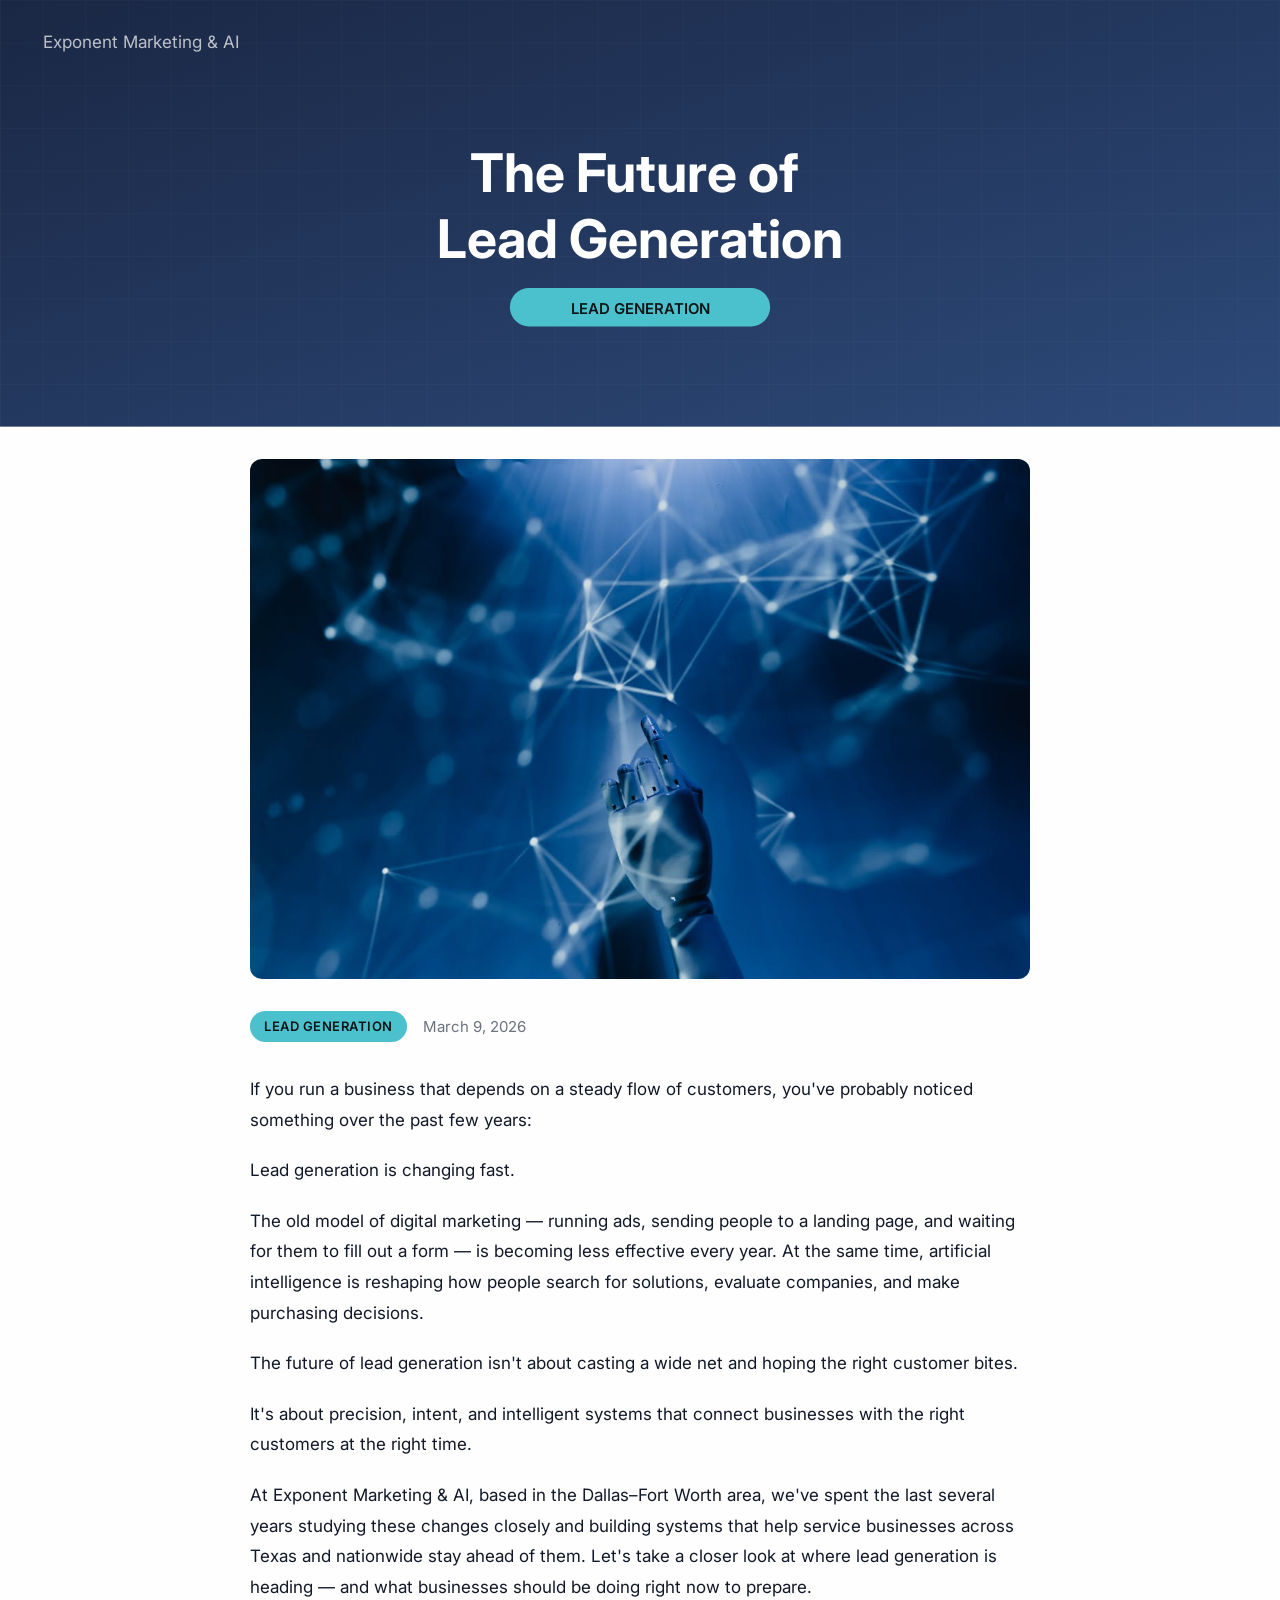
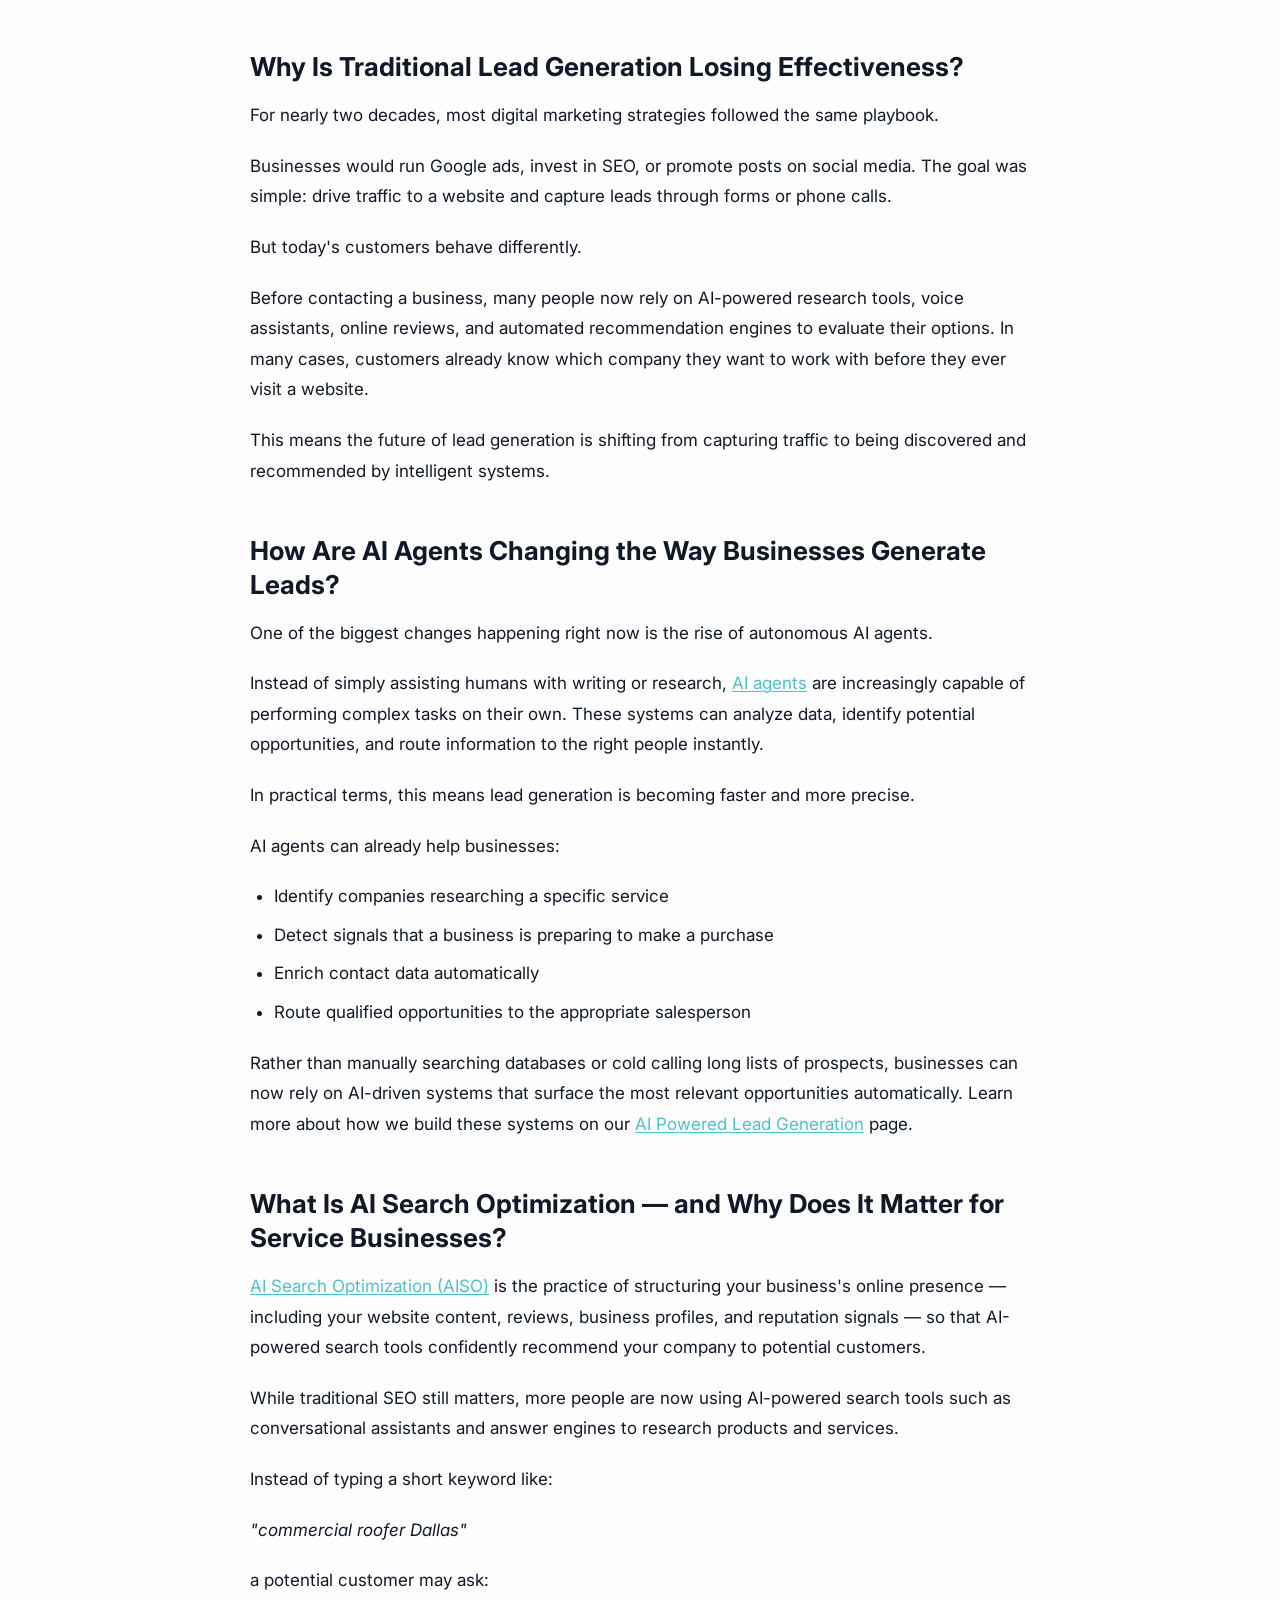
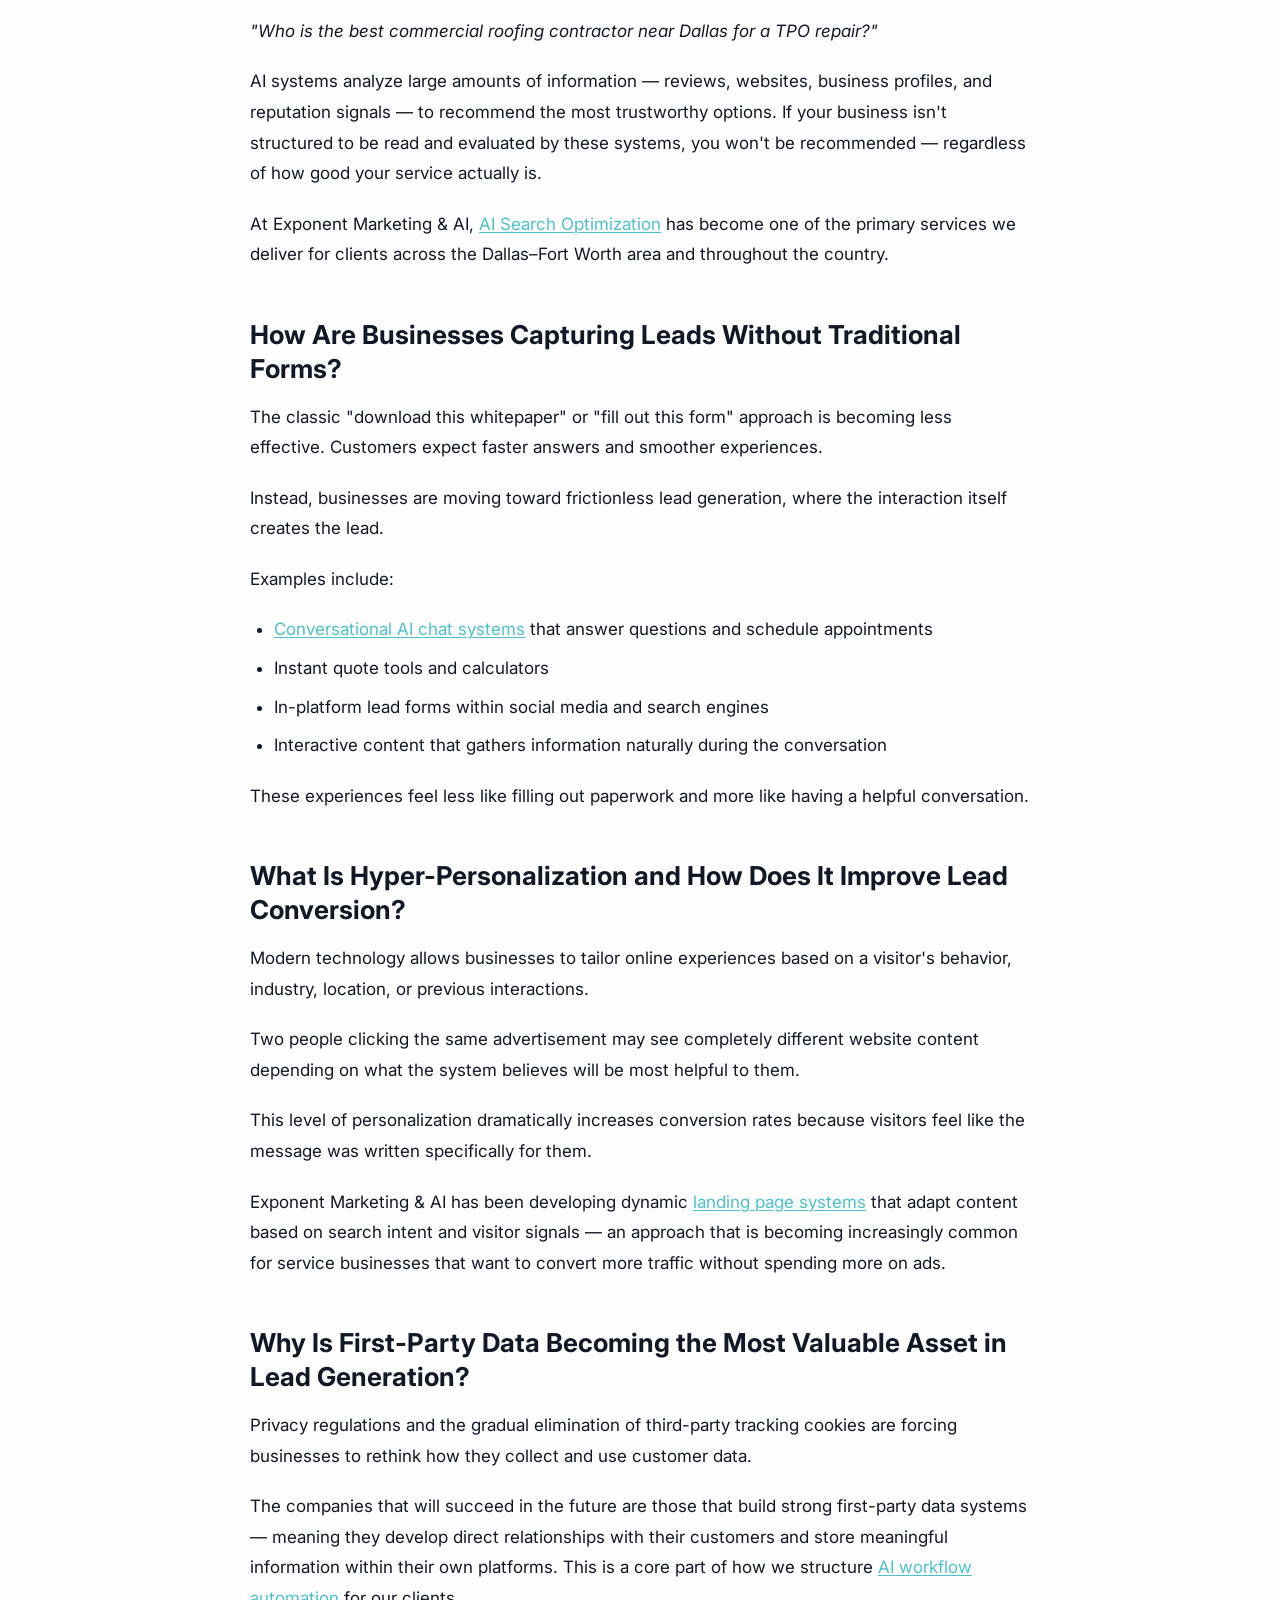
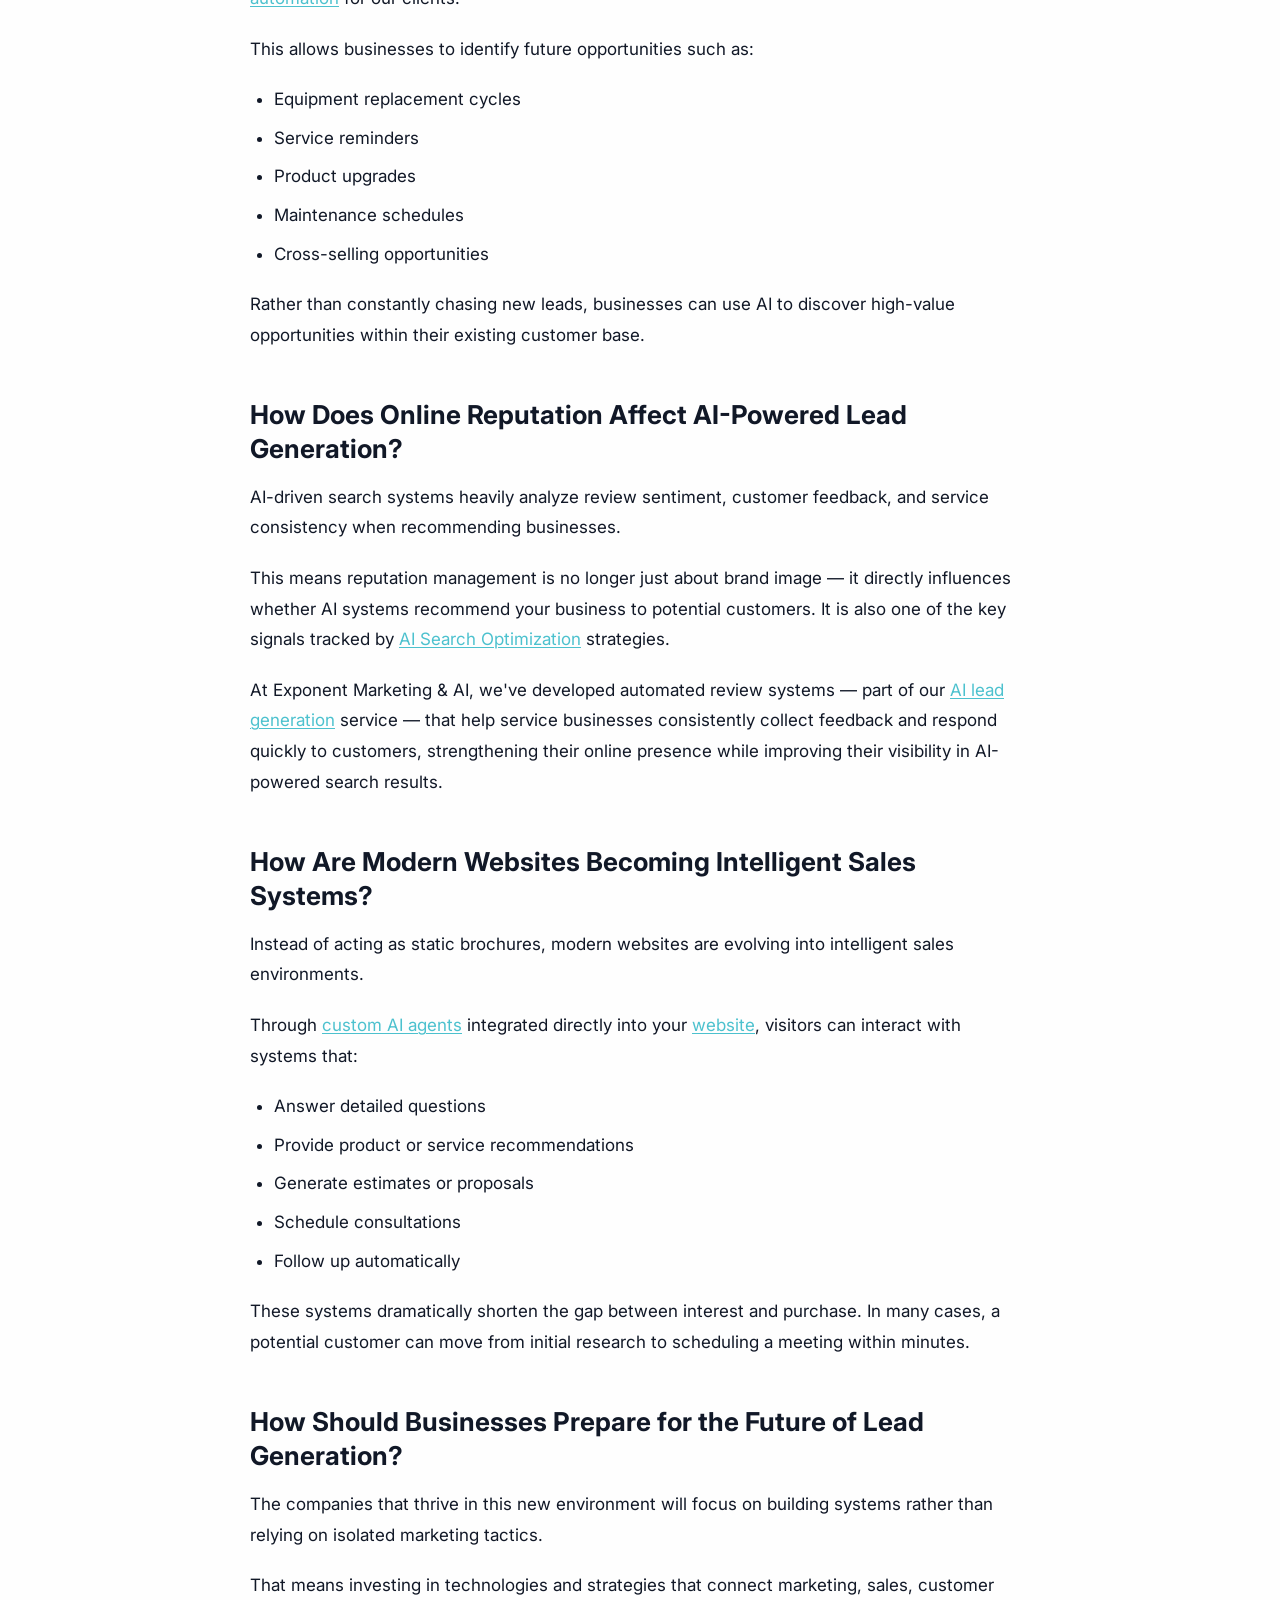
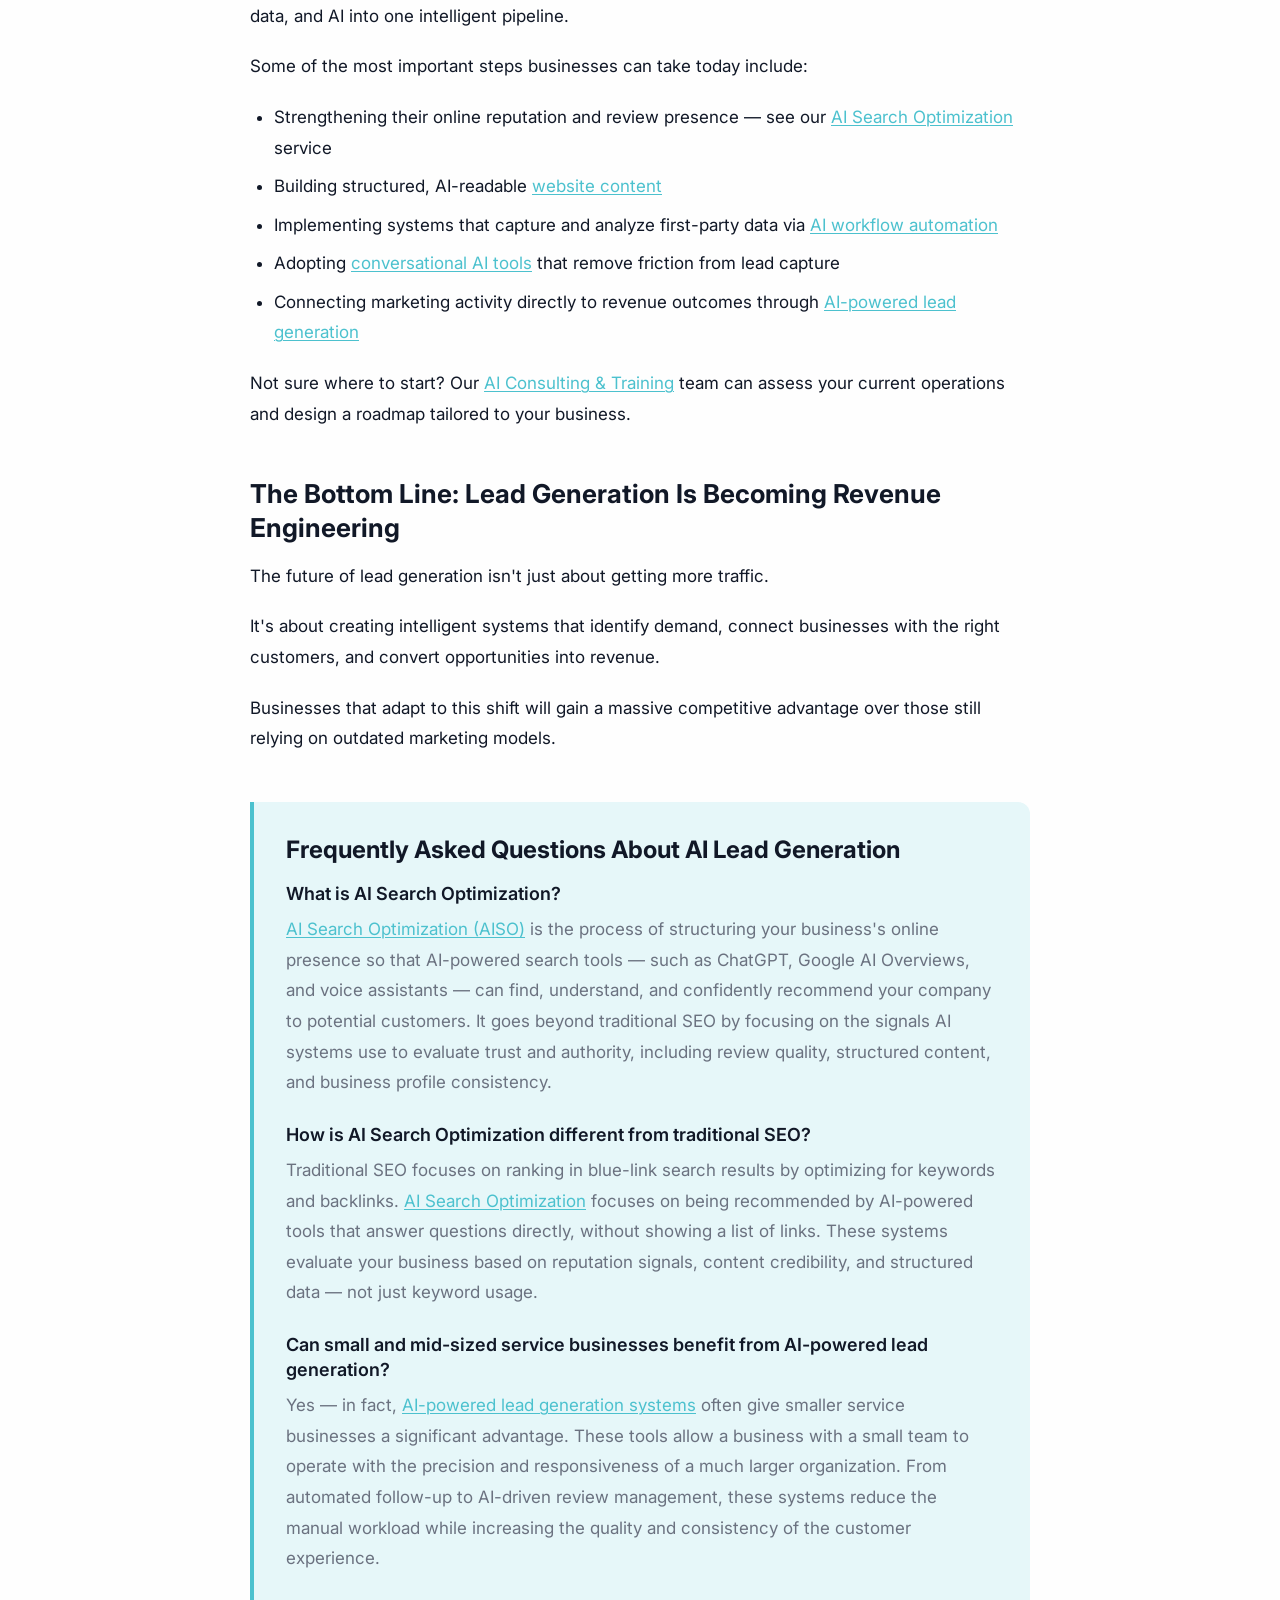
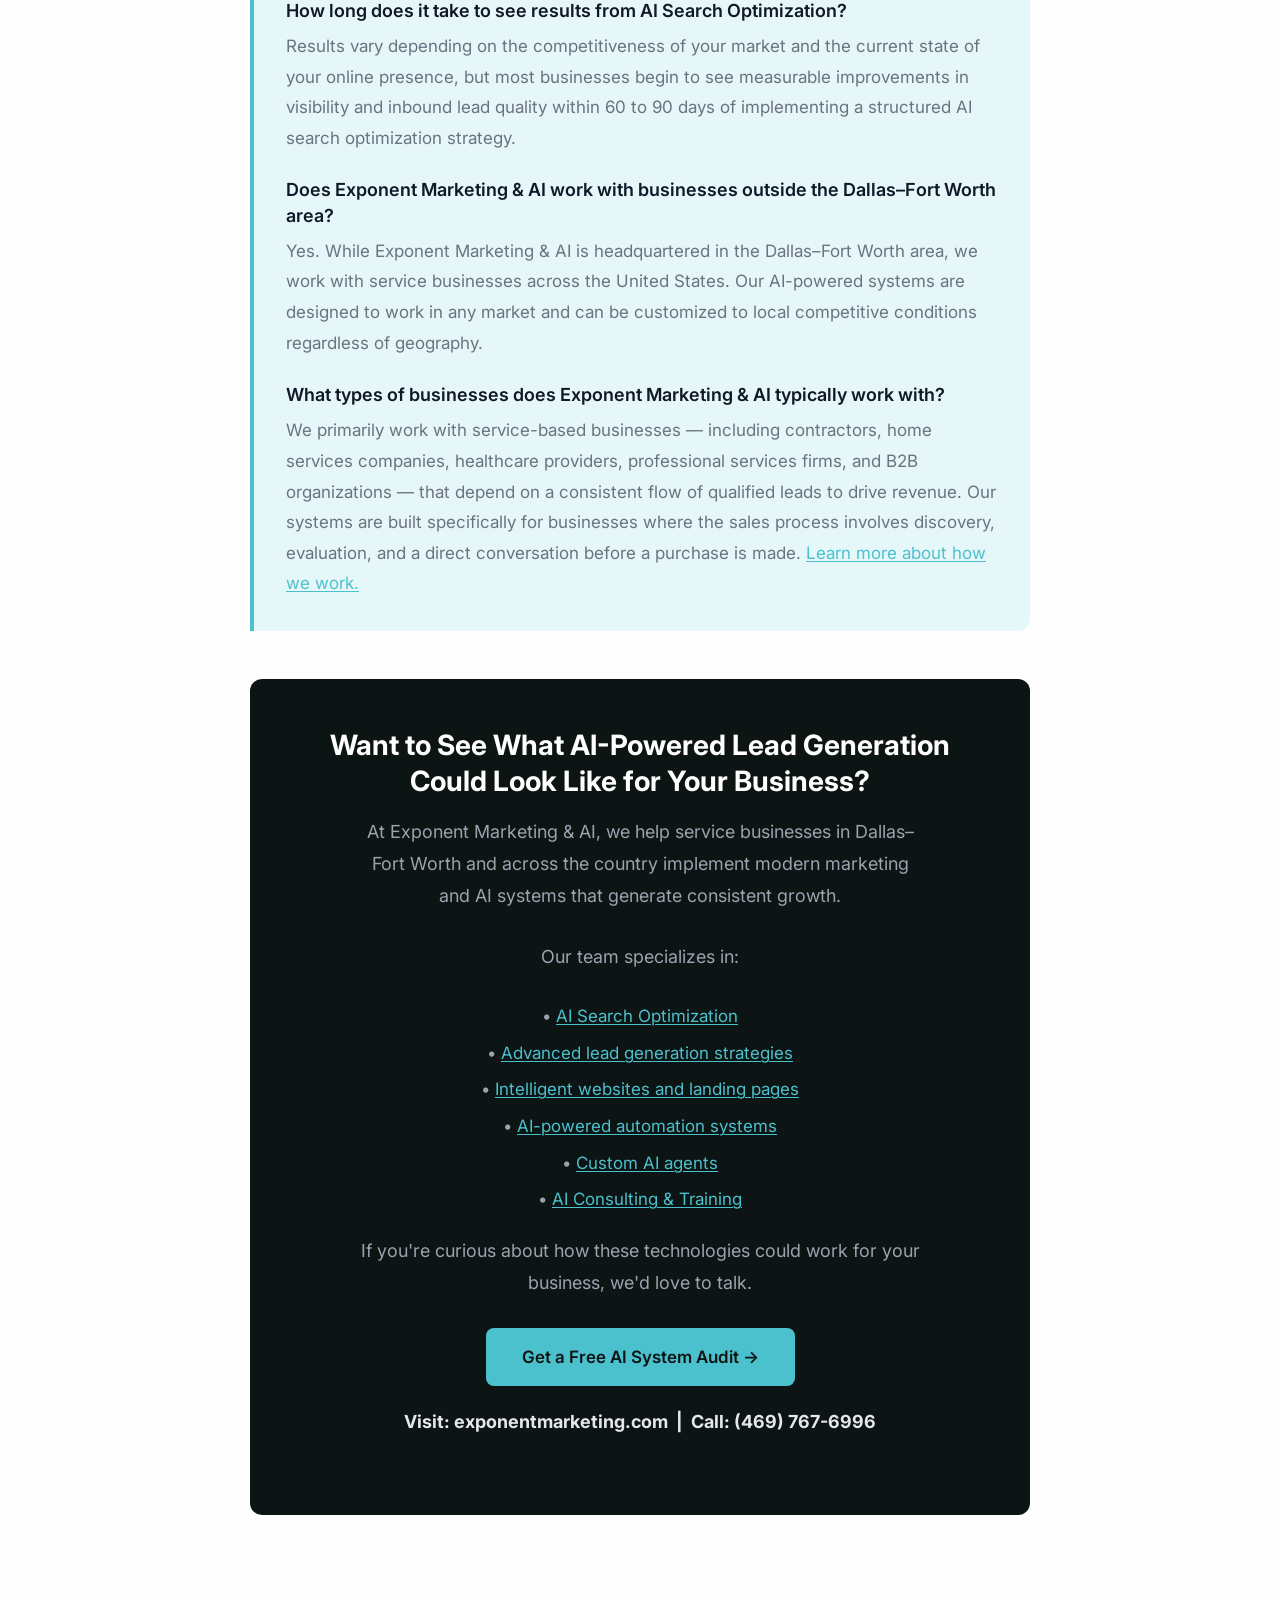
<file: blog/posts/future-of-lead-generation-ai.html>
<!DOCTYPE html>
<html lang="en">
<head>
  <meta charset="UTF-8">
  <meta name="viewport" content="width=device-width, initial-scale=1.0">
  <title>The Future of Lead Generation: How AI Is Changing Everything</title>
  <meta name="description" content="AI is changing how businesses find customers. Discover what AI Search Optimization is, why traditional lead gen is failing, and what to do about it.">
  <meta name="post-date" content="2026-03-09">
  <meta name="post-image" content="images/future-of-lead-generation-ai.jpg">
  <meta name="post-category" content="Lead Generation">

  <meta property="og:title" content="The Future of Lead Generation: How AI Is Changing Everything">
  <meta property="og:description" content="AI is changing how businesses find customers. Discover what AI Search Optimization is, why traditional lead gen is failing, and what to do about it.">
  <meta property="og:image" content="https://exponentmarketing.com/blog/posts/images/future-of-lead-generation-ai.jpg">
  <meta property="og:url" content="https://exponentmarketing.com/blog/posts/future-of-lead-generation-ai.html">
  <meta property="og:type" content="article">

  <meta name="twitter:card" content="summary_large_image">
  <meta name="twitter:title" content="The Future of Lead Generation: How AI Is Changing Everything">
  <meta name="twitter:description" content="AI is changing how businesses find customers. Discover what AI Search Optimization is, why traditional lead gen is failing, and what to do about it.">
  <meta name="twitter:image" content="https://exponentmarketing.com/blog/posts/images/future-of-lead-generation-ai.jpg">

  <link rel="canonical" href="https://exponentmarketing.com/blog/posts/future-of-lead-generation-ai.html">
  <link rel="preconnect" href="https://fonts.googleapis.com">
  <link rel="preconnect" href="https://fonts.gstatic.com" crossorigin>
  <link href="https://fonts.googleapis.com/css2?family=Inter:wght@400;500;600;700;800&display=swap" rel="stylesheet">
  <link rel="stylesheet" href="/blog/post.css">

  <script type="application/ld+json">
  {
    "@context": "https://schema.org",
    "@type": "BlogPosting",
    "headline": "The Future of Lead Generation: How AI Is Changing Everything",
    "description": "AI is changing how businesses find customers. Discover what AI Search Optimization is, why traditional lead gen is failing, and what to do about it.",
    "image": "https://exponentmarketing.com/blog/posts/images/future-of-lead-generation-ai.jpg",
    "datePublished": "2026-03-09",
    "author": {
      "@type": "Organization",
      "name": "Exponent Marketing & AI",
      "url": "https://exponentmarketing.com"
    },
    "publisher": {
      "@type": "Organization",
      "name": "Exponent Marketing & AI",
      "url": "https://exponentmarketing.com"
    },
    "mainEntityOfPage": {
      "@type": "WebPage",
      "@id": "https://exponentmarketing.com/blog/posts/future-of-lead-generation-ai.html"
    }
  }
  </script>
</head>
<body>

  <!-- SVG Header -->
  <div class="post-header-svg">
    <svg viewBox="0 0 1200 400" xmlns="http://www.w3.org/2000/svg">
      <defs>
        <linearGradient id="bg" x1="0%" y1="0%" x2="100%" y2="100%">
          <stop offset="0%" style="stop-color:#1a2744"/>
          <stop offset="100%" style="stop-color:#2d4a7a"/>
        </linearGradient>
        <pattern id="grid" width="40" height="40" patternUnits="userSpaceOnUse">
          <path d="M 40 0 L 0 0 0 40" fill="none" stroke="white" stroke-width="0.5" opacity="0.08"/>
        </pattern>
      </defs>
      <rect width="1200" height="400" fill="url(#bg)"/>
      <rect width="1200" height="400" fill="url(#grid)"/>
      <text x="40" y="45" font-family="Inter, system-ui, sans-serif" font-size="16" fill="white" opacity="0.7">Exponent Marketing &amp; AI</text>
      <text x="600" y="180" font-family="Inter, system-ui, sans-serif" font-size="50" font-weight="bold" fill="white" text-anchor="middle">
        <tspan x="600" dy="0">The Future of</tspan>
        <tspan x="600" dy="62">Lead Generation</tspan>
      </text>
      <rect x="478" y="270" width="244" height="36" rx="18" fill="#4cc1ce"/>
      <text x="600" y="294" font-family="Inter, system-ui, sans-serif" font-size="14" font-weight="600" fill="#0c1414" text-anchor="middle">LEAD GENERATION</text>
    </svg>
  </div>

  <div class="post-container">

    <img src="images/future-of-lead-generation-ai.jpg" alt="The Future of Lead Generation: How AI Is Changing Everything" class="post-hero-image" onerror="this.src='images/default.jpg'">

    <div class="post-meta">
      <span class="post-category">Lead Generation</span>
      <span class="post-date">March 9, 2026</span>
    </div>

    <article class="post-content">

      <p>If you run a business that depends on a steady flow of customers, you've probably noticed something over the past few years:</p>

      <p>Lead generation is changing fast.</p>

      <p>The old model of digital marketing — running ads, sending people to a landing page, and waiting for them to fill out a form — is becoming less effective every year. At the same time, artificial intelligence is reshaping how people search for solutions, evaluate companies, and make purchasing decisions.</p>

      <p>The future of lead generation isn't about casting a wide net and hoping the right customer bites.</p>

      <p>It's about precision, intent, and intelligent systems that connect businesses with the right customers at the right time.</p>

      <p>At Exponent Marketing &amp; AI, based in the Dallas–Fort Worth area, we've spent the last several years studying these changes closely and building systems that help service businesses across Texas and nationwide stay ahead of them. Let's take a closer look at where lead generation is heading — and what businesses should be doing right now to prepare.</p>

      <h2>Why Is Traditional Lead Generation Losing Effectiveness?</h2>

      <p>For nearly two decades, most digital marketing strategies followed the same playbook.</p>

      <p>Businesses would run Google ads, invest in SEO, or promote posts on social media. The goal was simple: drive traffic to a website and capture leads through forms or phone calls.</p>

      <p>But today's customers behave differently.</p>

      <p>Before contacting a business, many people now rely on AI-powered research tools, voice assistants, online reviews, and automated recommendation engines to evaluate their options. In many cases, customers already know which company they want to work with before they ever visit a website.</p>

      <p>This means the future of lead generation is shifting from capturing traffic to being discovered and recommended by intelligent systems.</p>

      <h2>How Are AI Agents Changing the Way Businesses Generate Leads?</h2>

      <p>One of the biggest changes happening right now is the rise of autonomous AI agents.</p>

      <p>Instead of simply assisting humans with writing or research, <a href="https://exponentmarketing.com/ai-agents/">AI agents</a> are increasingly capable of performing complex tasks on their own. These systems can analyze data, identify potential opportunities, and route information to the right people instantly.</p>

      <p>In practical terms, this means lead generation is becoming faster and more precise.</p>

      <p>AI agents can already help businesses:</p>

      <ul>
        <li>Identify companies researching a specific service</li>
        <li>Detect signals that a business is preparing to make a purchase</li>
        <li>Enrich contact data automatically</li>
        <li>Route qualified opportunities to the appropriate salesperson</li>
      </ul>

      <p>Rather than manually searching databases or cold calling long lists of prospects, businesses can now rely on AI-driven systems that surface the most relevant opportunities automatically. Learn more about how we build these systems on our <a href="https://exponentmarketing.com/lead-generation/">AI Powered Lead Generation</a> page.</p>

      <h2>What Is AI Search Optimization — and Why Does It Matter for Service Businesses?</h2>

      <p><a href="https://exponentmarketing.com/ai-search-optimization/">AI Search Optimization (AISO)</a> is the practice of structuring your business's online presence — including your website content, reviews, business profiles, and reputation signals — so that AI-powered search tools confidently recommend your company to potential customers.</p>

      <p>While traditional SEO still matters, more people are now using AI-powered search tools such as conversational assistants and answer engines to research products and services.</p>

      <p>Instead of typing a short keyword like:</p>

      <p><em>"commercial roofer Dallas"</em></p>

      <p>a potential customer may ask:</p>

      <p><em>"Who is the best commercial roofing contractor near Dallas for a TPO repair?"</em></p>

      <p>AI systems analyze large amounts of information — reviews, websites, business profiles, and reputation signals — to recommend the most trustworthy options. If your business isn't structured to be read and evaluated by these systems, you won't be recommended — regardless of how good your service actually is.</p>

      <p>At Exponent Marketing &amp; AI, <a href="https://exponentmarketing.com/ai-search-optimization/">AI Search Optimization</a> has become one of the primary services we deliver for clients across the Dallas–Fort Worth area and throughout the country.</p>

      <h2>How Are Businesses Capturing Leads Without Traditional Forms?</h2>

      <p>The classic "download this whitepaper" or "fill out this form" approach is becoming less effective. Customers expect faster answers and smoother experiences.</p>

      <p>Instead, businesses are moving toward frictionless lead generation, where the interaction itself creates the lead.</p>

      <p>Examples include:</p>

      <ul>
        <li><a href="https://exponentmarketing.com/ai-agents/">Conversational AI chat systems</a> that answer questions and schedule appointments</li>
        <li>Instant quote tools and calculators</li>
        <li>In-platform lead forms within social media and search engines</li>
        <li>Interactive content that gathers information naturally during the conversation</li>
      </ul>

      <p>These experiences feel less like filling out paperwork and more like having a helpful conversation.</p>

      <h2>What Is Hyper-Personalization and How Does It Improve Lead Conversion?</h2>

      <p>Modern technology allows businesses to tailor online experiences based on a visitor's behavior, industry, location, or previous interactions.</p>

      <p>Two people clicking the same advertisement may see completely different website content depending on what the system believes will be most helpful to them.</p>

      <p>This level of personalization dramatically increases conversion rates because visitors feel like the message was written specifically for them.</p>

      <p>Exponent Marketing &amp; AI has been developing dynamic <a href="https://exponentmarketing.com/web-development/">landing page systems</a> that adapt content based on search intent and visitor signals — an approach that is becoming increasingly common for service businesses that want to convert more traffic without spending more on ads.</p>

      <h2>Why Is First-Party Data Becoming the Most Valuable Asset in Lead Generation?</h2>

      <p>Privacy regulations and the gradual elimination of third-party tracking cookies are forcing businesses to rethink how they collect and use customer data.</p>

      <p>The companies that will succeed in the future are those that build strong first-party data systems — meaning they develop direct relationships with their customers and store meaningful information within their own platforms. This is a core part of how we structure <a href="https://exponentmarketing.com/ai-automation/">AI workflow automation</a> for our clients.</p>

      <p>This allows businesses to identify future opportunities such as:</p>

      <ul>
        <li>Equipment replacement cycles</li>
        <li>Service reminders</li>
        <li>Product upgrades</li>
        <li>Maintenance schedules</li>
        <li>Cross-selling opportunities</li>
      </ul>

      <p>Rather than constantly chasing new leads, businesses can use AI to discover high-value opportunities within their existing customer base.</p>

      <h2>How Does Online Reputation Affect AI-Powered Lead Generation?</h2>

      <p>AI-driven search systems heavily analyze review sentiment, customer feedback, and service consistency when recommending businesses.</p>

      <p>This means reputation management is no longer just about brand image — it directly influences whether AI systems recommend your business to potential customers. It is also one of the key signals tracked by <a href="https://exponentmarketing.com/ai-search-optimization/">AI Search Optimization</a> strategies.</p>

      <p>At Exponent Marketing &amp; AI, we've developed automated review systems — part of our <a href="https://exponentmarketing.com/lead-generation/">AI lead generation</a> service — that help service businesses consistently collect feedback and respond quickly to customers, strengthening their online presence while improving their visibility in AI-powered search results.</p>

      <h2>How Are Modern Websites Becoming Intelligent Sales Systems?</h2>

      <p>Instead of acting as static brochures, modern websites are evolving into intelligent sales environments.</p>

      <p>Through <a href="https://exponentmarketing.com/ai-agents/">custom AI agents</a> integrated directly into your <a href="https://exponentmarketing.com/web-development/">website</a>, visitors can interact with systems that:</p>

      <ul>
        <li>Answer detailed questions</li>
        <li>Provide product or service recommendations</li>
        <li>Generate estimates or proposals</li>
        <li>Schedule consultations</li>
        <li>Follow up automatically</li>
      </ul>

      <p>These systems dramatically shorten the gap between interest and purchase. In many cases, a potential customer can move from initial research to scheduling a meeting within minutes.</p>

      <h2>How Should Businesses Prepare for the Future of Lead Generation?</h2>

      <p>The companies that thrive in this new environment will focus on building systems rather than relying on isolated marketing tactics.</p>

      <p>That means investing in technologies and strategies that connect marketing, sales, customer data, and AI into one intelligent pipeline.</p>

      <p>Some of the most important steps businesses can take today include:</p>

      <ul>
        <li>Strengthening their online reputation and review presence — see our <a href="https://exponentmarketing.com/ai-search-optimization/">AI Search Optimization</a> service</li>
        <li>Building structured, AI-readable <a href="https://exponentmarketing.com/web-development/">website content</a></li>
        <li>Implementing systems that capture and analyze first-party data via <a href="https://exponentmarketing.com/ai-automation/">AI workflow automation</a></li>
        <li>Adopting <a href="https://exponentmarketing.com/ai-agents/">conversational AI tools</a> that remove friction from lead capture</li>
        <li>Connecting marketing activity directly to revenue outcomes through <a href="https://exponentmarketing.com/lead-generation/">AI-powered lead generation</a></li>
      </ul>

      <p>Not sure where to start? Our <a href="https://exponentmarketing.com/ai-consulting/">AI Consulting &amp; Training</a> team can assess your current operations and design a roadmap tailored to your business.</p>

      <h2>The Bottom Line: Lead Generation Is Becoming Revenue Engineering</h2>

      <p>The future of lead generation isn't just about getting more traffic.</p>

      <p>It's about creating intelligent systems that identify demand, connect businesses with the right customers, and convert opportunities into revenue.</p>

      <p>Businesses that adapt to this shift will gain a massive competitive advantage over those still relying on outdated marketing models.</p>

      <!-- FAQ Section -->
      <div class="faq-section">
        <h2>Frequently Asked Questions About AI Lead Generation</h2>

        <div class="faq-item">
          <h3>What is AI Search Optimization?</h3>
          <p><a href="https://exponentmarketing.com/ai-search-optimization/">AI Search Optimization (AISO)</a> is the process of structuring your business's online presence so that AI-powered search tools — such as ChatGPT, Google AI Overviews, and voice assistants — can find, understand, and confidently recommend your company to potential customers. It goes beyond traditional SEO by focusing on the signals AI systems use to evaluate trust and authority, including review quality, structured content, and business profile consistency.</p>
        </div>

        <div class="faq-item">
          <h3>How is AI Search Optimization different from traditional SEO?</h3>
          <p>Traditional SEO focuses on ranking in blue-link search results by optimizing for keywords and backlinks. <a href="https://exponentmarketing.com/ai-search-optimization/">AI Search Optimization</a> focuses on being recommended by AI-powered tools that answer questions directly, without showing a list of links. These systems evaluate your business based on reputation signals, content credibility, and structured data — not just keyword usage.</p>
        </div>

        <div class="faq-item">
          <h3>Can small and mid-sized service businesses benefit from AI-powered lead generation?</h3>
          <p>Yes — in fact, <a href="https://exponentmarketing.com/lead-generation/">AI-powered lead generation systems</a> often give smaller service businesses a significant advantage. These tools allow a business with a small team to operate with the precision and responsiveness of a much larger organization. From automated follow-up to AI-driven review management, these systems reduce the manual workload while increasing the quality and consistency of the customer experience.</p>
        </div>

        <div class="faq-item">
          <h3>How long does it take to see results from AI Search Optimization?</h3>
          <p>Results vary depending on the competitiveness of your market and the current state of your online presence, but most businesses begin to see measurable improvements in visibility and inbound lead quality within 60 to 90 days of implementing a structured AI search optimization strategy.</p>
        </div>

        <div class="faq-item">
          <h3>Does Exponent Marketing &amp; AI work with businesses outside the Dallas–Fort Worth area?</h3>
          <p>Yes. While Exponent Marketing &amp; AI is headquartered in the Dallas–Fort Worth area, we work with service businesses across the United States. Our AI-powered systems are designed to work in any market and can be customized to local competitive conditions regardless of geography.</p>
        </div>

        <div class="faq-item">
          <h3>What types of businesses does Exponent Marketing &amp; AI typically work with?</h3>
          <p>We primarily work with service-based businesses — including contractors, home services companies, healthcare providers, professional services firms, and B2B organizations — that depend on a consistent flow of qualified leads to drive revenue. Our systems are built specifically for businesses where the sales process involves discovery, evaluation, and a direct conversation before a purchase is made. <a href="https://exponentmarketing.com/about/">Learn more about how we work.</a></p>
        </div>
      </div>

      <!-- CTA Section -->
      <div class="cta-section">
        <h2>Want to See What AI-Powered Lead Generation Could Look Like for Your Business?</h2>
        <p>At Exponent Marketing &amp; AI, we help service businesses in Dallas–Fort Worth and across the country implement modern marketing and AI systems that generate consistent growth.</p>
        <p>Our team specializes in:</p>
        <ul style="list-style: none; padding: 0; margin: 0 0 20px;">
          <li style="color: #9ca3af; margin-bottom: 6px;">&#8226; <a href="https://exponentmarketing.com/ai-search-optimization/" style="color: #4cc1ce;">AI Search Optimization</a></li>
          <li style="color: #9ca3af; margin-bottom: 6px;">&#8226; <a href="https://exponentmarketing.com/lead-generation/" style="color: #4cc1ce;">Advanced lead generation strategies</a></li>
          <li style="color: #9ca3af; margin-bottom: 6px;">&#8226; <a href="https://exponentmarketing.com/web-development/" style="color: #4cc1ce;">Intelligent websites and landing pages</a></li>
          <li style="color: #9ca3af; margin-bottom: 6px;">&#8226; <a href="https://exponentmarketing.com/ai-automation/" style="color: #4cc1ce;">AI-powered automation systems</a></li>
          <li style="color: #9ca3af; margin-bottom: 6px;">&#8226; <a href="https://exponentmarketing.com/ai-agents/" style="color: #4cc1ce;">Custom AI agents</a></li>
          <li style="color: #9ca3af; margin-bottom: 6px;">&#8226; <a href="https://exponentmarketing.com/ai-consulting/" style="color: #4cc1ce;">AI Consulting &amp; Training</a></li>
        </ul>
        <p>If you're curious about how these technologies could work for your business, we'd love to talk.</p>
        <a href="https://exponentmarketing.com/book-audit/" class="cta-button" style="color:#0c1414 !important; background-color:#4cc1ce !important; text-decoration:none !important;">Get a Free AI System Audit &rarr;</a>
        <p style="margin-top: 20px; font-weight: 700; color: #e5e7eb;">Visit: exponentmarketing.com &nbsp;|&nbsp; Call: (469) 767-6996</p>
      </div>

    </article>
  </div>

</body>
</html>
</file>
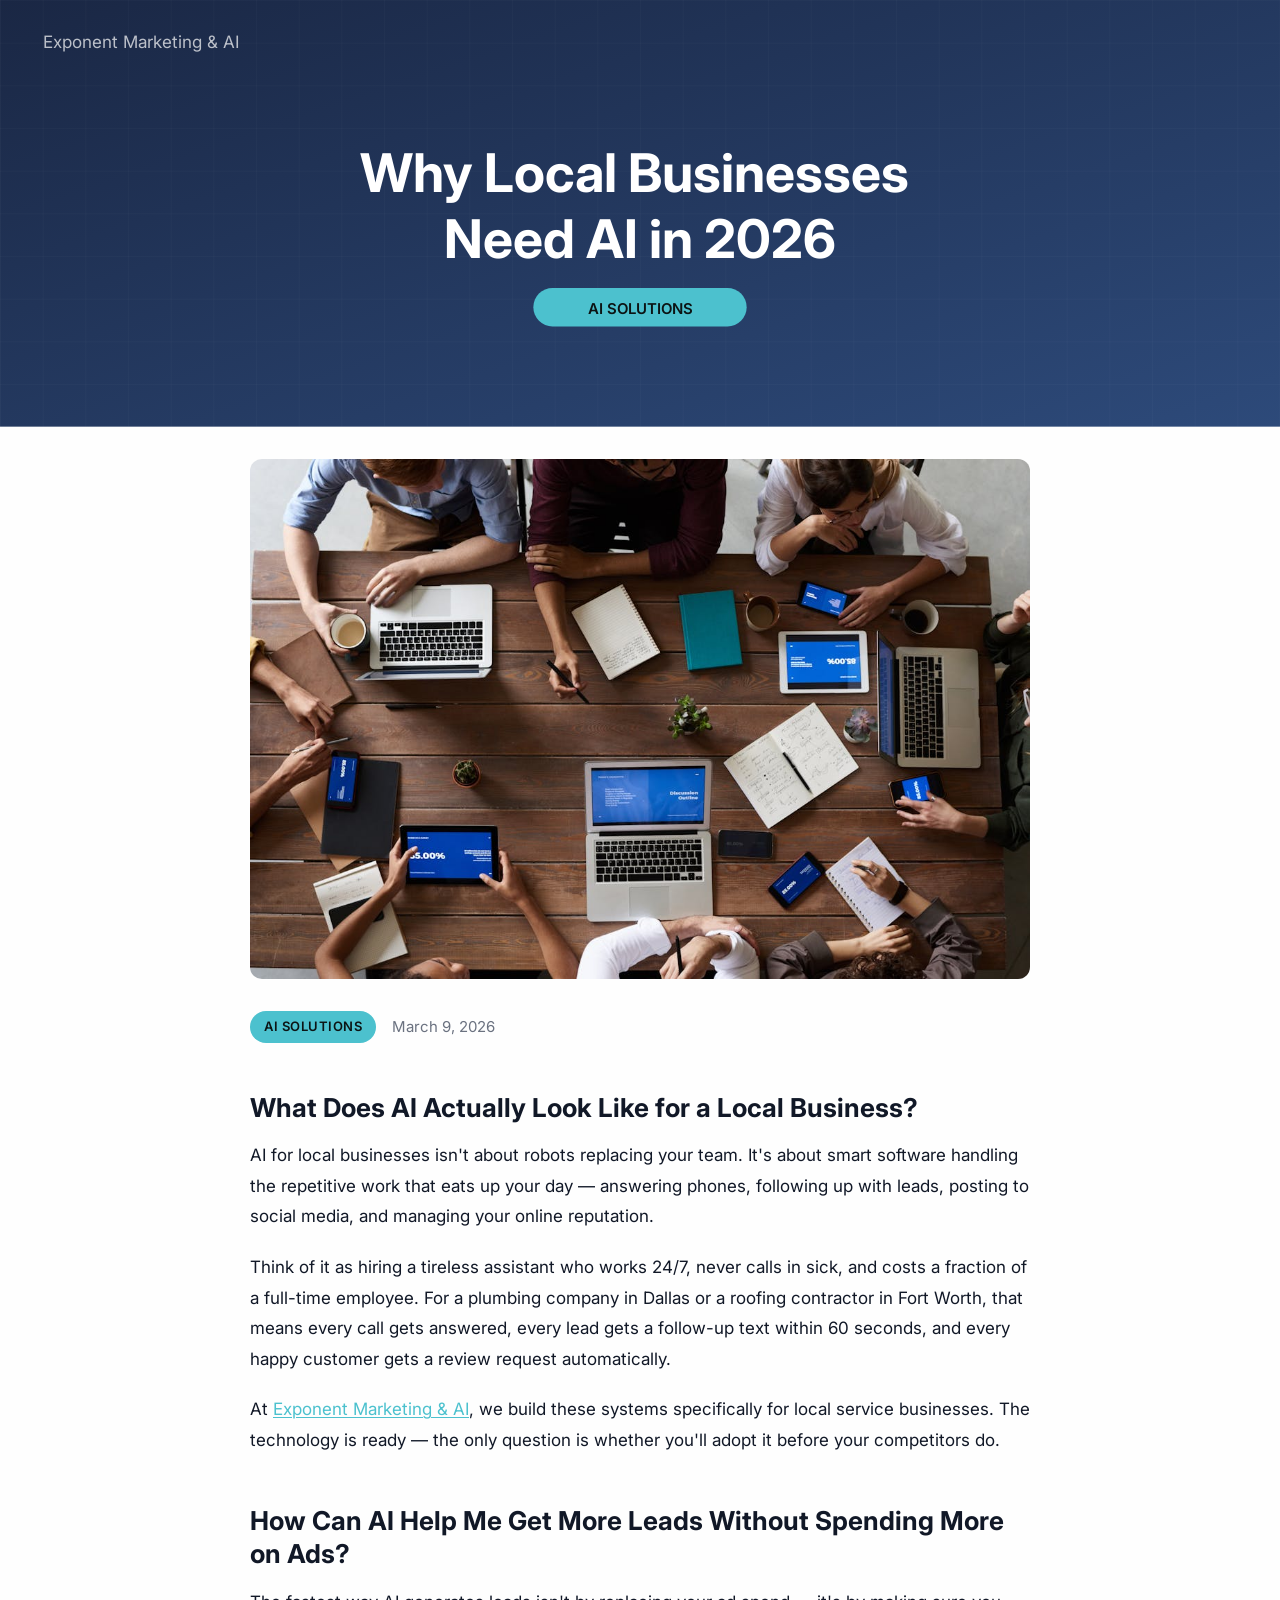
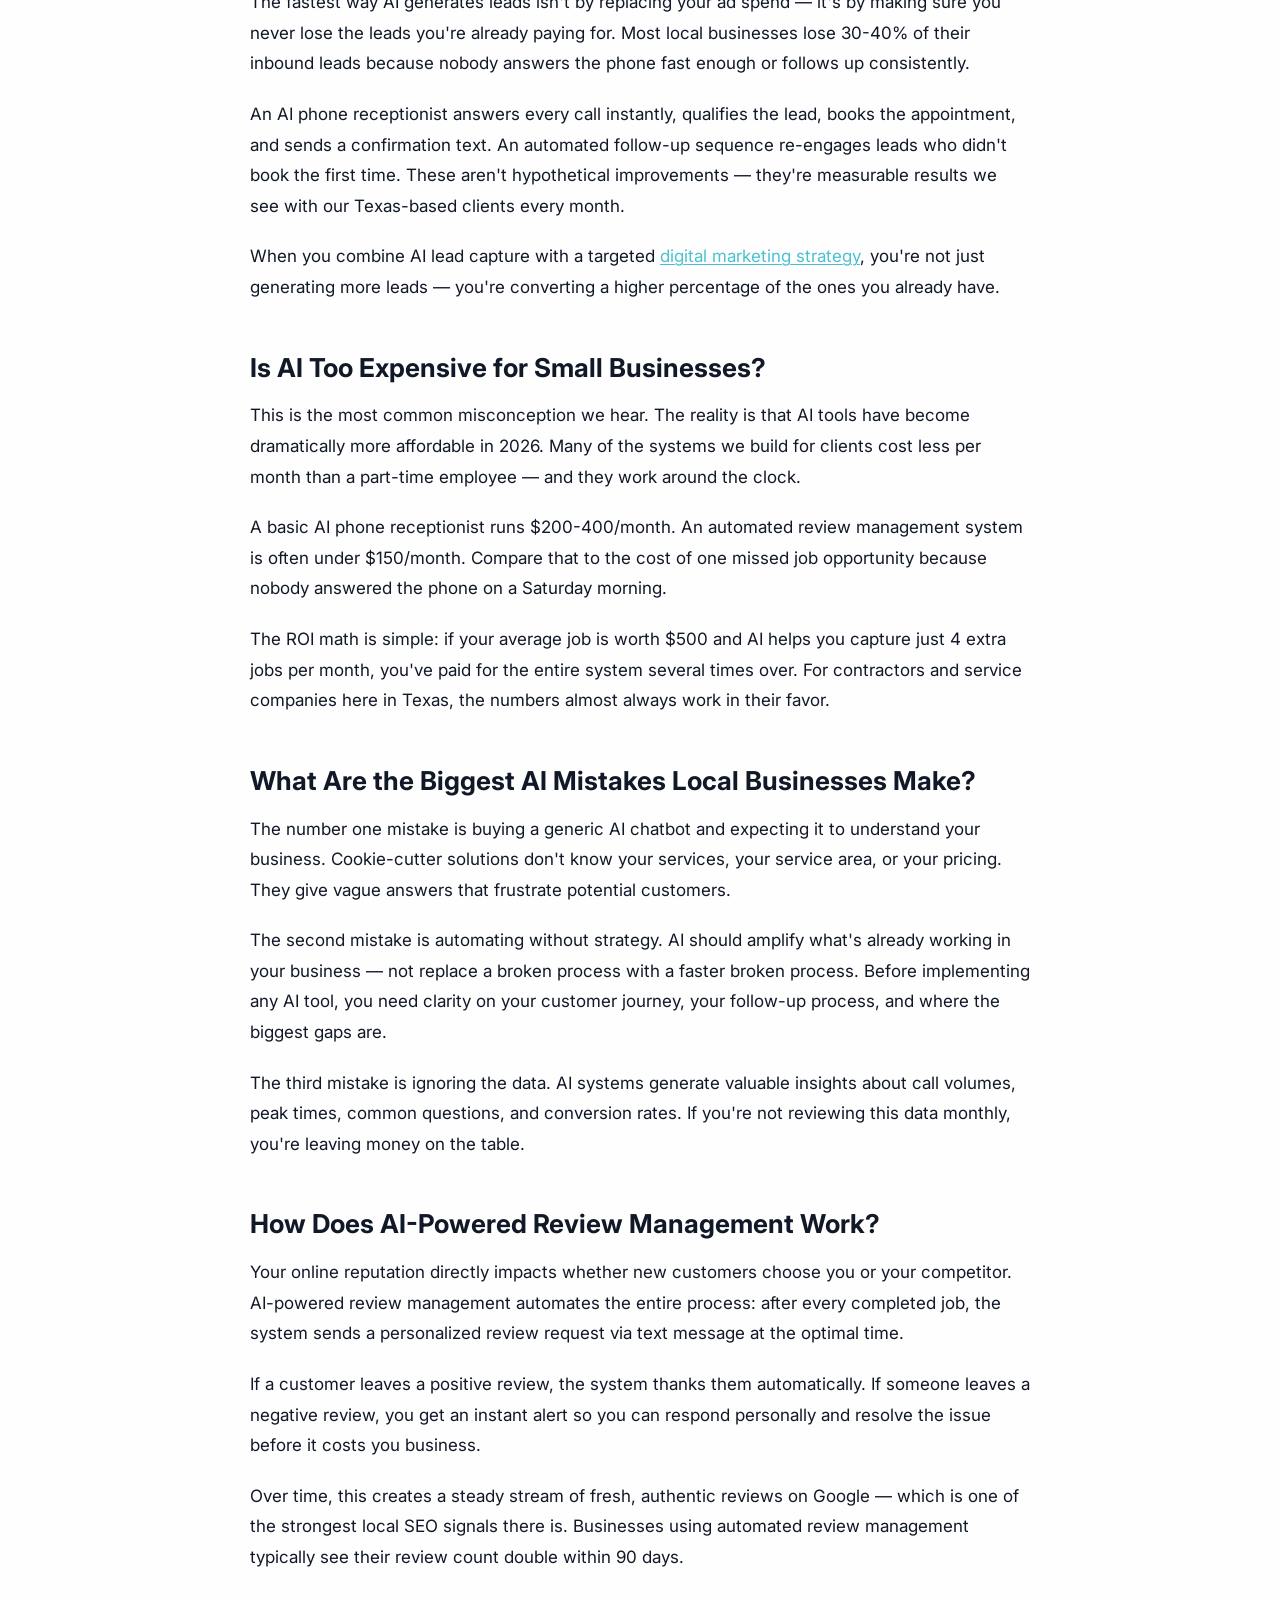
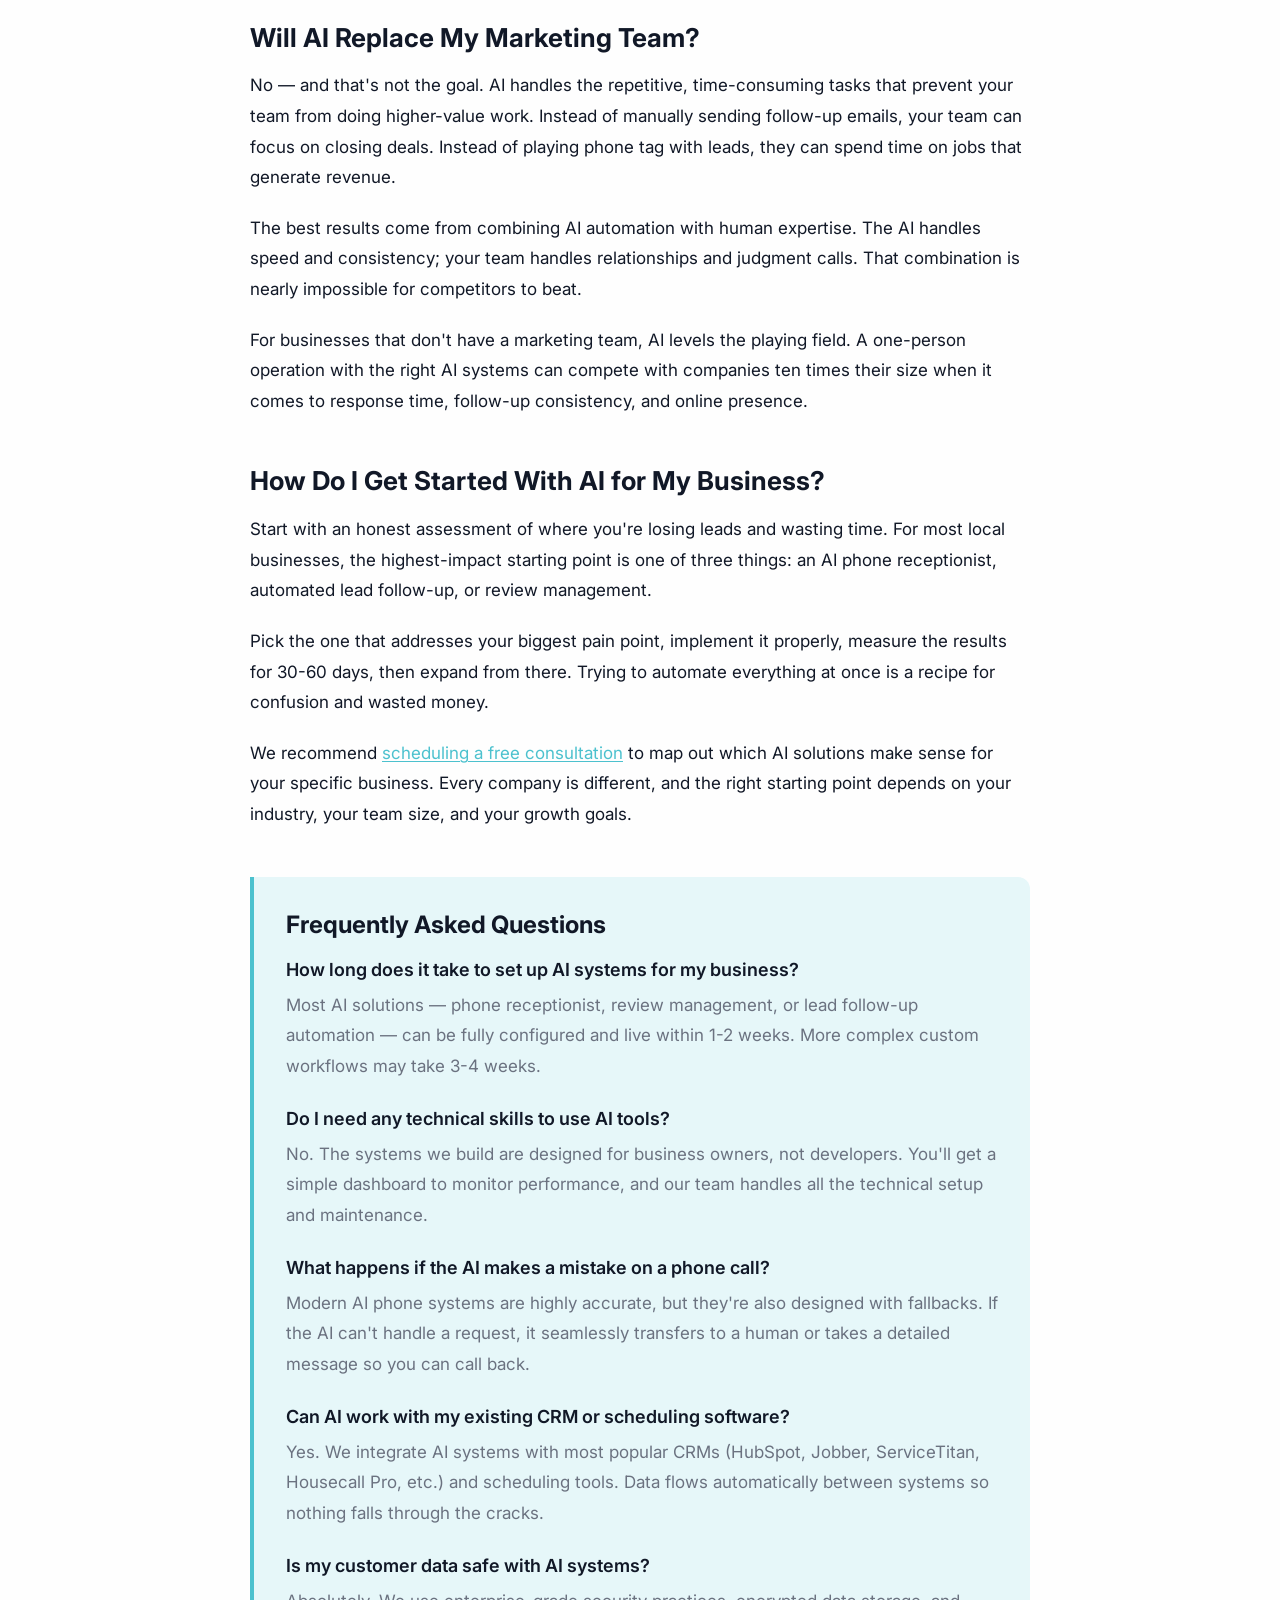
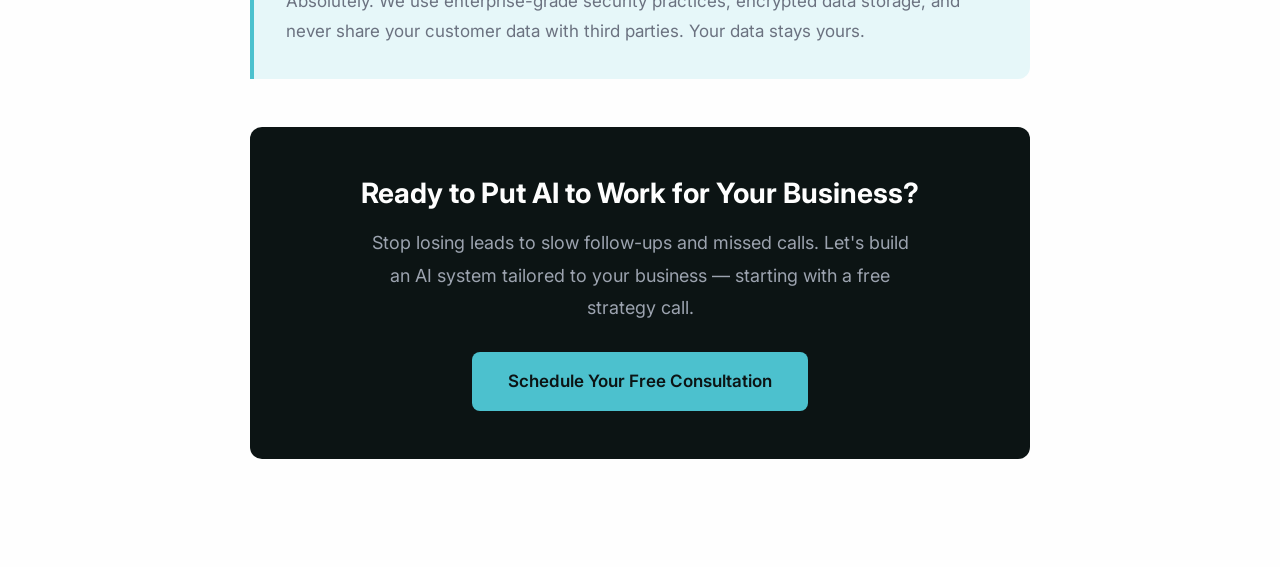
<file: blog/posts/why-local-businesses-need-ai-in-2026.html>
<!DOCTYPE html>
<html lang="en">
<head>
  <meta charset="UTF-8">
  <meta name="viewport" content="width=device-width, initial-scale=1.0">
  <title>Why Local Businesses Need AI in 2026 | Exponent Marketing</title>
  <meta name="description" content="Discover how AI tools are helping local businesses in Texas automate marketing, capture more leads, and grow faster in 2026.">
  <meta name="post-date" content="2026-03-09">
  <meta name="post-image" content="images/default.jpg">
  <meta name="post-category" content="AI Solutions">

  <meta property="og:title" content="Why Local Businesses Need AI in 2026 | Exponent Marketing">
  <meta property="og:description" content="Discover how AI tools are helping local businesses in Texas automate marketing, capture more leads, and grow faster in 2026.">
  <meta property="og:image" content="https://exponentmarketing.com/blog/posts/images/default.jpg">
  <meta property="og:url" content="https://exponentmarketing.com/blog/posts/why-local-businesses-need-ai-in-2026.html">
  <meta property="og:type" content="article">

  <meta name="twitter:card" content="summary_large_image">
  <meta name="twitter:title" content="Why Local Businesses Need AI in 2026 | Exponent Marketing">
  <meta name="twitter:description" content="Discover how AI tools are helping local businesses in Texas automate marketing, capture more leads, and grow faster in 2026.">
  <meta name="twitter:image" content="https://exponentmarketing.com/blog/posts/images/default.jpg">

  <link rel="canonical" href="https://exponentmarketing.com/blog/posts/why-local-businesses-need-ai-in-2026.html">
  <link rel="preconnect" href="https://fonts.googleapis.com">
  <link rel="preconnect" href="https://fonts.gstatic.com" crossorigin>
  <link href="https://fonts.googleapis.com/css2?family=Inter:wght@400;500;600;700;800&display=swap" rel="stylesheet">
  <link rel="stylesheet" href="/blog/post.css">

  <script type="application/ld+json">
  {
    "@context": "https://schema.org",
    "@type": "BlogPosting",
    "headline": "Why Local Businesses Need AI in 2026",
    "description": "Discover how AI tools are helping local businesses in Texas automate marketing, capture more leads, and grow faster in 2026.",
    "image": "https://exponentmarketing.com/blog/posts/images/default.jpg",
    "datePublished": "2026-03-09",
    "author": {
      "@type": "Organization",
      "name": "Exponent Marketing & AI",
      "url": "https://exponentmarketing.com"
    },
    "publisher": {
      "@type": "Organization",
      "name": "Exponent Marketing & AI",
      "url": "https://exponentmarketing.com"
    },
    "mainEntityOfPage": {
      "@type": "WebPage",
      "@id": "https://exponentmarketing.com/blog/posts/why-local-businesses-need-ai-in-2026.html"
    }
  }
  </script>
</head>
<body>

  <!-- SVG Header -->
  <div class="post-header-svg">
    <svg viewBox="0 0 1200 400" xmlns="http://www.w3.org/2000/svg">
      <defs>
        <linearGradient id="bg" x1="0%" y1="0%" x2="100%" y2="100%">
          <stop offset="0%" style="stop-color:#1a2744"/>
          <stop offset="100%" style="stop-color:#2d4a7a"/>
        </linearGradient>
        <pattern id="grid" width="40" height="40" patternUnits="userSpaceOnUse">
          <path d="M 40 0 L 0 0 0 40" fill="none" stroke="white" stroke-width="0.5" opacity="0.08"/>
        </pattern>
      </defs>
      <rect width="1200" height="400" fill="url(#bg)"/>
      <rect width="1200" height="400" fill="url(#grid)"/>
      <text x="40" y="45" font-family="Inter, system-ui, sans-serif" font-size="16" fill="white" opacity="0.7">Exponent Marketing &amp; AI</text>
      <text x="600" y="180" font-family="Inter, system-ui, sans-serif" font-size="50" font-weight="bold" fill="white" text-anchor="middle">
        <tspan x="600" dy="0">Why Local Businesses</tspan>
        <tspan x="600" dy="62">Need AI in 2026</tspan>
      </text>
      <rect x="500" y="270" width="200" height="36" rx="18" fill="#4cc1ce"/>
      <text x="600" y="294" font-family="Inter, system-ui, sans-serif" font-size="14" font-weight="600" fill="#0c1414" text-anchor="middle">AI SOLUTIONS</text>
    </svg>
  </div>

  <div class="post-container">

    <!-- STOCK_PHOTO_INSERT -->
    <img src="images/default.jpg" alt="Why Local Businesses Need AI in 2026" class="post-hero-image" onerror="this.src='images/default.jpg'">

    <div class="post-meta">
      <span class="post-category">AI Solutions</span>
      <span class="post-date">March 9, 2026</span>
    </div>

    <article class="post-content">

      <h2>What Does AI Actually Look Like for a Local Business?</h2>
      <p>AI for local businesses isn't about robots replacing your team. It's about smart software handling the repetitive work that eats up your day — answering phones, following up with leads, posting to social media, and managing your online reputation.</p>
      <p>Think of it as hiring a tireless assistant who works 24/7, never calls in sick, and costs a fraction of a full-time employee. For a plumbing company in Dallas or a roofing contractor in Fort Worth, that means every call gets answered, every lead gets a follow-up text within 60 seconds, and every happy customer gets a review request automatically.</p>
      <p>At <a href="https://exponentmarketing.com/ai-business-solutions/">Exponent Marketing &amp; AI</a>, we build these systems specifically for local service businesses. The technology is ready — the only question is whether you'll adopt it before your competitors do.</p>

      <h2>How Can AI Help Me Get More Leads Without Spending More on Ads?</h2>
      <p>The fastest way AI generates leads isn't by replacing your ad spend — it's by making sure you never lose the leads you're already paying for. Most local businesses lose 30-40% of their inbound leads because nobody answers the phone fast enough or follows up consistently.</p>
      <p>An AI phone receptionist answers every call instantly, qualifies the lead, books the appointment, and sends a confirmation text. An automated follow-up sequence re-engages leads who didn't book the first time. These aren't hypothetical improvements — they're measurable results we see with our Texas-based clients every month.</p>
      <p>When you combine AI lead capture with a targeted <a href="https://exponentmarketing.com/digital-marketing/">digital marketing strategy</a>, you're not just generating more leads — you're converting a higher percentage of the ones you already have.</p>

      <h2>Is AI Too Expensive for Small Businesses?</h2>
      <p>This is the most common misconception we hear. The reality is that AI tools have become dramatically more affordable in 2026. Many of the systems we build for clients cost less per month than a part-time employee — and they work around the clock.</p>
      <p>A basic AI phone receptionist runs $200-400/month. An automated review management system is often under $150/month. Compare that to the cost of one missed job opportunity because nobody answered the phone on a Saturday morning.</p>
      <p>The ROI math is simple: if your average job is worth $500 and AI helps you capture just 4 extra jobs per month, you've paid for the entire system several times over. For contractors and service companies here in Texas, the numbers almost always work in their favor.</p>

      <h2>What Are the Biggest AI Mistakes Local Businesses Make?</h2>
      <p>The number one mistake is buying a generic AI chatbot and expecting it to understand your business. Cookie-cutter solutions don't know your services, your service area, or your pricing. They give vague answers that frustrate potential customers.</p>
      <p>The second mistake is automating without strategy. AI should amplify what's already working in your business — not replace a broken process with a faster broken process. Before implementing any AI tool, you need clarity on your customer journey, your follow-up process, and where the biggest gaps are.</p>
      <p>The third mistake is ignoring the data. AI systems generate valuable insights about call volumes, peak times, common questions, and conversion rates. If you're not reviewing this data monthly, you're leaving money on the table.</p>

      <h2>How Does AI-Powered Review Management Work?</h2>
      <p>Your online reputation directly impacts whether new customers choose you or your competitor. AI-powered review management automates the entire process: after every completed job, the system sends a personalized review request via text message at the optimal time.</p>
      <p>If a customer leaves a positive review, the system thanks them automatically. If someone leaves a negative review, you get an instant alert so you can respond personally and resolve the issue before it costs you business.</p>
      <p>Over time, this creates a steady stream of fresh, authentic reviews on Google — which is one of the strongest local SEO signals there is. Businesses using automated review management typically see their review count double within 90 days.</p>

      <h2>Will AI Replace My Marketing Team?</h2>
      <p>No — and that's not the goal. AI handles the repetitive, time-consuming tasks that prevent your team from doing higher-value work. Instead of manually sending follow-up emails, your team can focus on closing deals. Instead of playing phone tag with leads, they can spend time on jobs that generate revenue.</p>
      <p>The best results come from combining AI automation with human expertise. The AI handles speed and consistency; your team handles relationships and judgment calls. That combination is nearly impossible for competitors to beat.</p>
      <p>For businesses that don't have a marketing team, AI levels the playing field. A one-person operation with the right AI systems can compete with companies ten times their size when it comes to response time, follow-up consistency, and online presence.</p>

      <h2>How Do I Get Started With AI for My Business?</h2>
      <p>Start with an honest assessment of where you're losing leads and wasting time. For most local businesses, the highest-impact starting point is one of three things: an AI phone receptionist, automated lead follow-up, or review management.</p>
      <p>Pick the one that addresses your biggest pain point, implement it properly, measure the results for 30-60 days, then expand from there. Trying to automate everything at once is a recipe for confusion and wasted money.</p>
      <p>We recommend <a href="https://exponentmarketing.com/contact/">scheduling a free consultation</a> to map out which AI solutions make sense for your specific business. Every company is different, and the right starting point depends on your industry, your team size, and your growth goals.</p>

      <!-- FAQ Section -->
      <div class="faq-section">
        <h2>Frequently Asked Questions</h2>

        <div class="faq-item">
          <h3>How long does it take to set up AI systems for my business?</h3>
          <p>Most AI solutions — phone receptionist, review management, or lead follow-up automation — can be fully configured and live within 1-2 weeks. More complex custom workflows may take 3-4 weeks.</p>
        </div>

        <div class="faq-item">
          <h3>Do I need any technical skills to use AI tools?</h3>
          <p>No. The systems we build are designed for business owners, not developers. You'll get a simple dashboard to monitor performance, and our team handles all the technical setup and maintenance.</p>
        </div>

        <div class="faq-item">
          <h3>What happens if the AI makes a mistake on a phone call?</h3>
          <p>Modern AI phone systems are highly accurate, but they're also designed with fallbacks. If the AI can't handle a request, it seamlessly transfers to a human or takes a detailed message so you can call back.</p>
        </div>

        <div class="faq-item">
          <h3>Can AI work with my existing CRM or scheduling software?</h3>
          <p>Yes. We integrate AI systems with most popular CRMs (HubSpot, Jobber, ServiceTitan, Housecall Pro, etc.) and scheduling tools. Data flows automatically between systems so nothing falls through the cracks.</p>
        </div>

        <div class="faq-item">
          <h3>Is my customer data safe with AI systems?</h3>
          <p>Absolutely. We use enterprise-grade security practices, encrypted data storage, and never share your customer data with third parties. Your data stays yours.</p>
        </div>
      </div>

      <!-- CTA Section -->
      <div class="cta-section">
        <h2>Ready to Put AI to Work for Your Business?</h2>
        <p>Stop losing leads to slow follow-ups and missed calls. Let's build an AI system tailored to your business — starting with a free strategy call.</p>
        <a href="https://exponentmarketing.com/contact/" class="cta-button" style="color:#0c1414 !important; background-color:#4cc1ce !important; text-decoration:none !important;">Schedule Your Free Consultation</a>
      </div>

    </article>
  </div>

</body>
</html>
</file>
<file: blog/post.css>
@import url('https://fonts.googleapis.com/css2?family=Inter:wght@400;500;600;700;800&display=swap');

:root {
  --accent: #4cc1ce;
  --accent-hover: #3aafbc;
  --accent-light: #e6f7f9;
  --text: #111827;
  --text-light: #6b7280;
  --bg: #fefefe;
  --bg-dark: #0c1414;
  --card-bg: #ffffff;
  --radius: 12px;
  --max-width: 820px;
}

*,
*::before,
*::after {
  box-sizing: border-box;
  margin: 0;
  padding: 0;
}

html {
  scroll-behavior: smooth;
}

body {
  font-family: 'Inter', -apple-system, BlinkMacSystemFont, 'Segoe UI', sans-serif;
  font-size: 17px;
  line-height: 1.8;
  color: var(--text);
  background: var(--bg);
}

/* Layout */
.post-container {
  max-width: var(--max-width);
  margin: 0 auto;
  padding: 0 20px 60px;
}

/* SVG Header */
.post-header-svg {
  width: 100%;
  display: block;
}

.post-header-svg svg {
  width: 100%;
  height: auto;
  display: block;
}

/* Stock Photo */
.post-hero-image {
  width: 100%;
  border-radius: var(--radius);
  margin: 32px 0;
  display: block;
}

/* Post Meta */
.post-meta {
  display: flex;
  align-items: center;
  gap: 16px;
  margin-bottom: 32px;
  font-size: 15px;
  color: var(--text-light);
}

.post-category {
  display: inline-block;
  background: var(--accent);
  color: var(--bg-dark) !important;
  padding: 4px 14px;
  border-radius: 20px;
  font-size: 13px;
  font-weight: 600;
  text-transform: uppercase;
  letter-spacing: 0.5px;
}

.post-date {
  color: var(--text-light);
}

/* Typography */
.post-content h2 {
  font-size: 26px;
  line-height: 1.3;
  margin: 48px 0 16px;
  color: var(--text);
  font-weight: 700;
}

.post-content h3 {
  font-size: 21px;
  line-height: 1.4;
  margin: 32px 0 12px;
  color: var(--text);
  font-weight: 600;
}

.post-content p {
  margin-bottom: 20px;
}

.post-content ul,
.post-content ol {
  margin: 0 0 20px 24px;
}

.post-content li {
  margin-bottom: 8px;
}

.post-content strong {
  color: var(--text);
}

.post-content a {
  color: var(--accent);
  text-decoration: underline;
  text-decoration-thickness: 1px;
  text-underline-offset: 2px;
}

.post-content a:hover {
  text-decoration-thickness: 2px;
}

/* FAQ Section */
.faq-section {
  background: var(--accent-light);
  border-left: 4px solid var(--accent);
  border-radius: 0 var(--radius) var(--radius) 0;
  padding: 32px;
  margin: 48px 0;
}

.faq-section h2 {
  margin-top: 0;
  font-size: 24px;
}

.faq-item {
  margin-bottom: 24px;
}

.faq-item:last-child {
  margin-bottom: 0;
}

.faq-item h3 {
  font-size: 18px;
  margin: 0 0 8px;
  color: var(--text);
}

.faq-item p {
  margin: 0;
  color: var(--text-light);
}

/* CTA Section */
.cta-section {
  background: var(--bg-dark);
  color: #fefefe;
  border-radius: var(--radius);
  padding: 48px 40px;
  margin: 48px 0;
  text-align: center;
}

.cta-section h2 {
  color: #fefefe;
  font-size: 28px;
  margin: 0 0 16px;
}

.cta-section p {
  color: #9ca3af;
  font-size: 18px;
  margin-bottom: 28px;
  max-width: 560px;
  margin-left: auto;
  margin-right: auto;
}

/* CTA Button — nuclear specificity to override any inherited/WordPress styles */
.cta-button, a.cta-button, button.cta-button {
  display: inline-block;
  color: #0c1414 !important;
  background-color: #4cc1ce !important;
  -webkit-text-fill-color: #0c1414 !important;
  text-decoration: none !important;
  padding: 14px 36px;
  border-radius: 8px;
  font-size: 17px;
  font-weight: 600;
  transition: background-color 0.2s;
}

.cta-button:hover, a.cta-button:hover {
  background-color: #3aafbc !important;
  color: #0c1414 !important;
  -webkit-text-fill-color: #0c1414 !important;
}

/* Back Link */
.back-link {
  display: inline-flex;
  align-items: center;
  gap: 6px;
  color: var(--accent);
  text-decoration: none;
  font-size: 15px;
  font-weight: 500;
  margin: 24px 0;
}

.back-link:hover {
  text-decoration: underline;
}

/* Schema / Structured Data (hidden) */
script[type="application/ld+json"] {
  display: none;
}

/* Responsive */
@media (max-width: 640px) {
  body {
    font-size: 16px;
  }

  .post-container {
    padding: 0 16px 40px;
  }

  .post-content h2 {
    font-size: 22px;
    margin-top: 36px;
  }

  .post-content h3 {
    font-size: 19px;
  }

  .faq-section {
    padding: 24px 20px;
  }

  .cta-section {
    padding: 36px 24px;
  }

  .cta-section h2 {
    font-size: 24px;
  }

  .cta-section p {
    font-size: 16px;
  }

  .post-meta {
    flex-direction: column;
    align-items: flex-start;
    gap: 8px;
  }
}
</file>
